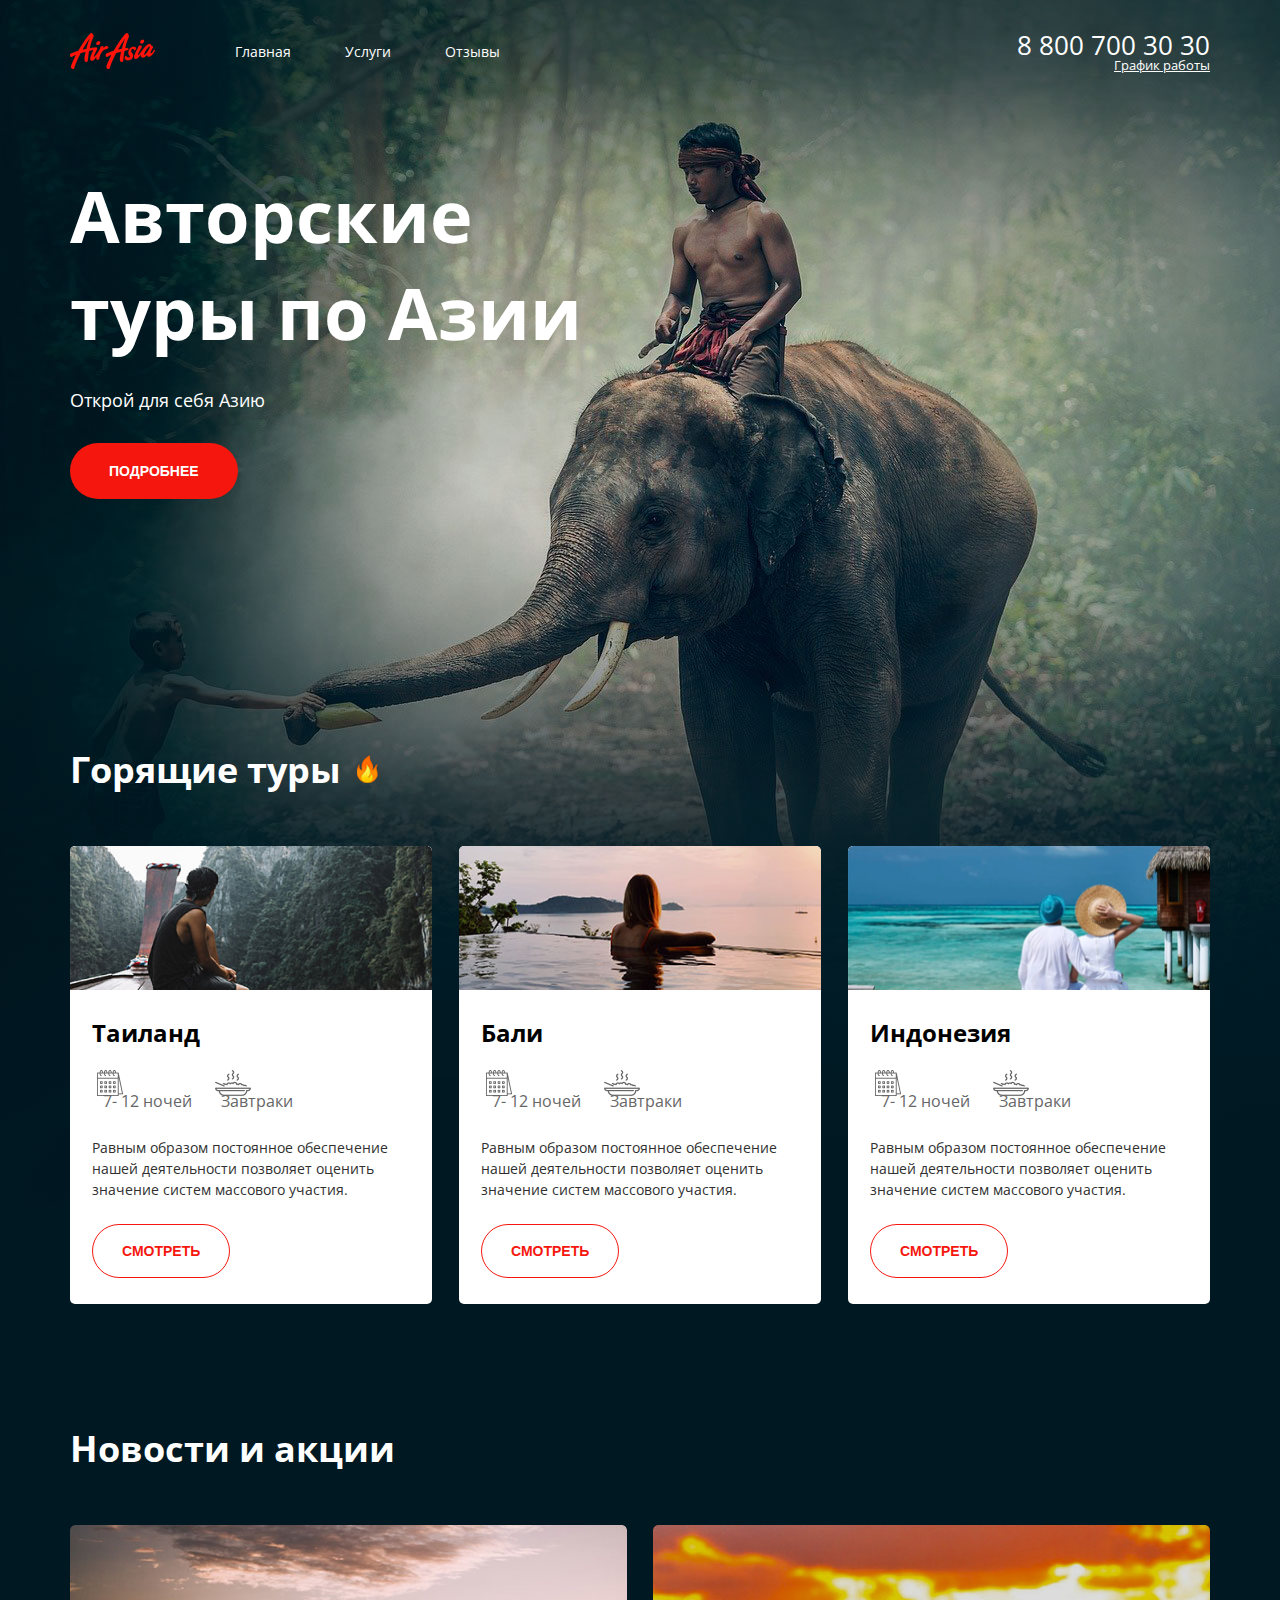
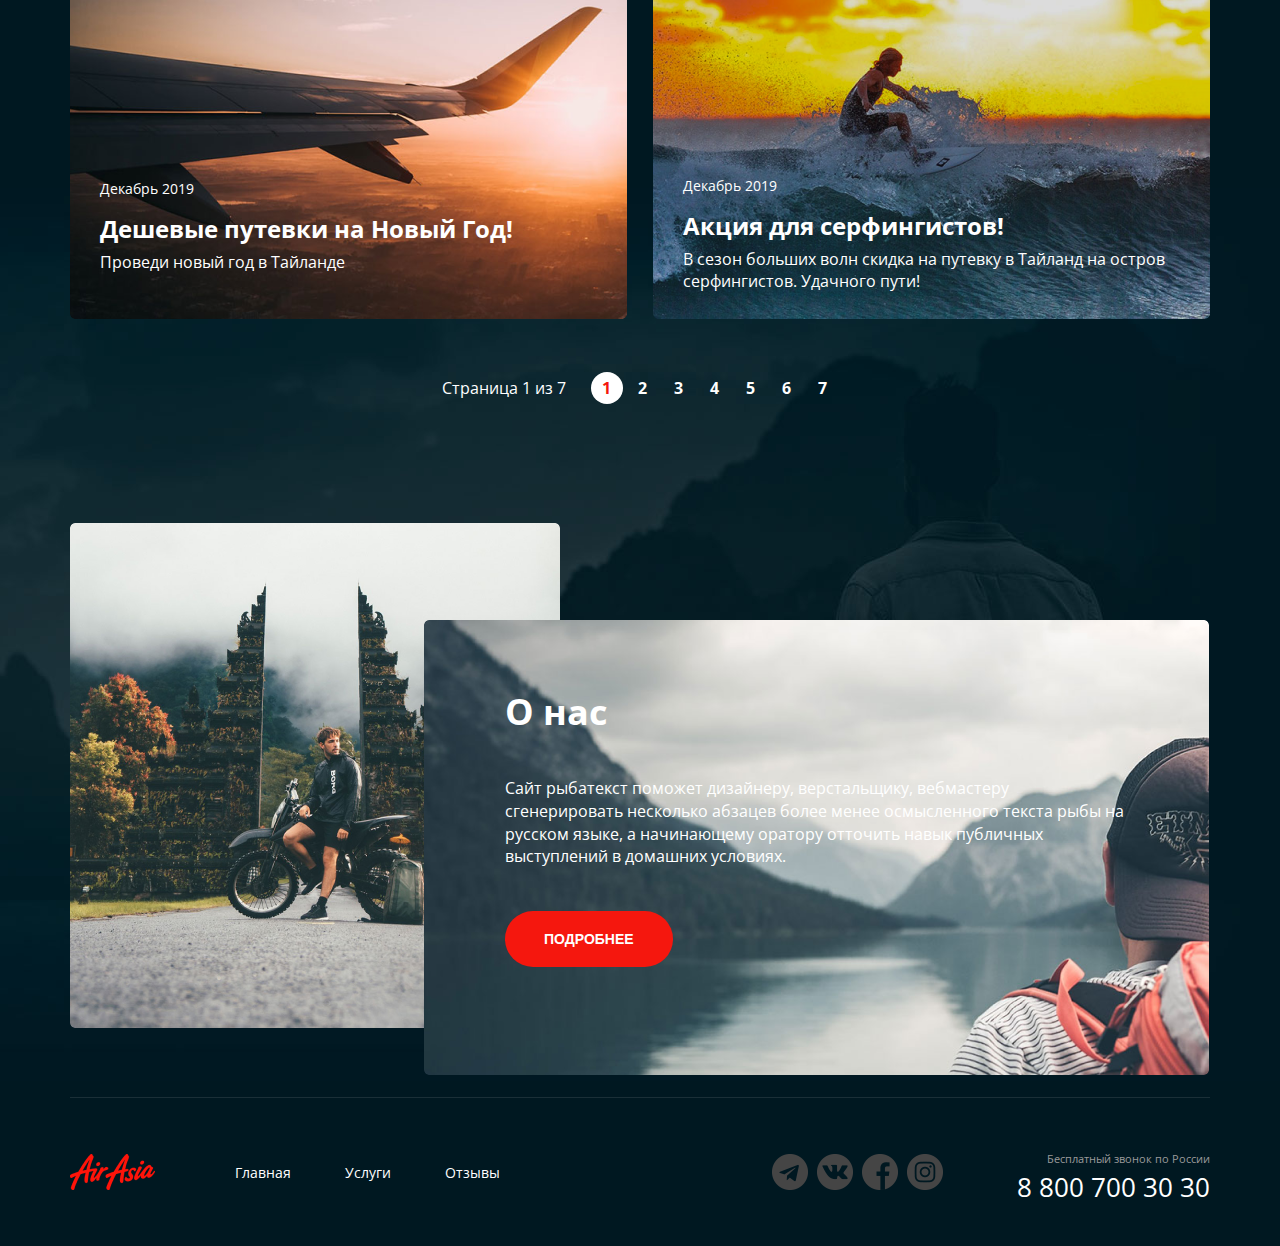
<file: index.html>
<!DOCTYPE html>
<html lang="ru">
<head>
	<meta charset="UTF-8">
	<meta name="viewport" content="width=device-width, initial-scale=1.0">
	<link rel="preconnect" href="https://fonts.googleapis.com">
	<link rel="preconnect" href="https://fonts.gstatic.com" crossorigin>
	<link href="https://fonts.googleapis.com/css2?family=Open+Sans:wght@300;400;500;600;700&display=swap" rel="stylesheet">
	<link rel="stylesheet" href="./style.css">
	<title>Главная</title>
</head>
<body>
	<div class="wrapper main-page-wrapper">
		<section class="hero">
			<div class="container hero__container">
				<header class="header">
					<div class="header__col">
						<div class="logo">
							<a href="#" class="logo__link">
								<img src="./img/logo.png" alt="Иконка логотипа" class="logo__icon">
							</a>
						</div>
						<nav class="menu">
							<ul class="menu__list">
								<li class="menu__item">
									<a href="#" class="menu__link">Главная</a>
								</li>
								<li class="menu__item">
									<a href="#" class="menu__link">Услуги</a>
								</li>
								<li class="menu__item">
									<a href="#" class="menu__link">Отзывы</a>
								</li>
							</ul>
						</nav>
					</div>
					<div class="header__col header__col--align-right">
						<address class="contacts">
							<a href="tel:+78007003030" class="contacts__tel">8 800 700 30 30</a>
							<!-- <span class="contacts__graph">График работы</span> -->
							<div class="contacts__dropdown-title">График работы</div>
						</address>
					</div>
				</header>
				<div class="hero__content">
					<div class="hero__text-section">
						<h1 class="hero__title">
							Авторские туры по Азии
						</h1>
						<h4 class="hero__subtitle">
							Открой для себя Азию
						</h4>
					</div>
					<div class="hero__button">
						<button class="button button--color--red">Подробнее</button>
					</div>
				</div>
			</div>
		</section>

		<main class="main">
			
			<section class="section">
				<div class="container">
					<div class="products">
						<h2 class="products__header">
							Горящие туры
						</h2>
						<img src="./img/flame.png" alt="Иконка огонек" class="products__icon">
					</div>
					<ul class="products__list">
						<li class="products__item product">
							<div class="product__image">
								<img src="./img/river.png" alt="Тайланд" class="products__image-img">
							</div>
							<div class="product__content">
								<h3 class="product__subtitle">
									Таиланд
								</h3>
								<div class="product__conditions">
									<div class="product__conditions-block">
										<img src="./img/calendar.png" alt="Иконка календаря" class="product__conditions-icon">
										<div class="product__conditions-text">7- 12 ночей</div>
									</div>
									<div class="product__conditions-block">
										<img src="./img/meal.png" alt="Иконка еды" class="product__conditions-icon">
										<div class="product__conditions-text">Завтраки</div>
									</div>
								</div>
								<p class="product__text">
									Равным образом постоянное обеспечение нашей деятельности позволяет оценить значение систем массового участия.
								</p>
								<div class="product__button">
									<button class="button button--border">Смотреть</button>
								</div>
							</div>
						</li>
						<li class="products__item product">
							<div class="product__image">
								<img src="./img/pool.png" alt="Бали" class="product__image-img">
							</div>
							<div class="product__content">
								<h3 class="product__subtitle">
									Бали
								</h3>
								<div class="product__conditions">
									<div class="product__conditions-block">
										<img src="./img/calendar.png" alt="Иконка календаря" class="product__conditions-icon">
										<div class="product__conditions-text">7- 12 ночей</div>
									</div>
									<div class="product__conditions-block">
										<img src="./img/meal.png" alt="Иконка еды" class="product__conditions-icon">
										<div class="product__conditions-text">Завтраки</div>
									</div>
								</div>
								<p class="product__text">
									Равным образом постоянное обеспечение нашей деятельности позволяет оценить значение систем массового участия.
								</p>
								<div class="product__button">
									<button class="button button--border">Смотреть</button>
								</div>
							</div>
						</li>
						<li class="products__item product">
							<div class="product__image">
								<img src="./img/ocean.png" alt="Индонезия" class="product__image-img">
							</div>
							<div class="product__content">
								<h3 class="product__subtitle">
									Индонезия
								</h3>
								<div class="product__conditions">
									<div class="product__conditions-block">
										<img src="./img/calendar.png" alt="Иконка календаря" class="product__conditions-icon">
										<div class="product__conditions-text">7- 12 ночей</div>
									</div>
									<div class="product__conditions-block">
										<img src="./img/meal.png" alt="Иконка еды" class="product__conditions-icon">
										<div class="product__conditions-text">Завтраки</div>
									</div>
								</div>
								<p class="product__text">
									Равным образом постоянное обеспечение нашей деятельности позволяет оценить значение систем массового участия.
								</p>
								<div class="product__button">
									<button class="button button--border">Смотреть</button>
								</div>
							</div>
						</li>
					</ul>
				</div>
			</section>

			<section class="section">
				<div class="container">
					<h2 class="news">
					Новости и акции
					</h2>
					<ul class="news__list">
						<li class="news__item single-news">
							<img src="./img/plain.png" alt="Картинка с самолетом" class="single-news__bg">
							<div class="single-news__content">
								<time class="single-news__date">
									<span class="single-news__date-month">Декабрь</span> <span class="single-news__date-year">2019</span>
								</time>
								<h3 class="single-news__subtitle">
									Дешевые путевки на Новый Год!
								</h3>
								<p class="single-news__info">
									Проведи новый год в Тайланде
								</p>
							</div>
						</li>
						<li class="news__item single-news">
							<img src="./img/Surfer.png" alt="Картинка с серфингистом" class="single-news__bg">
							<div class="single-news__content">
								<time class="single-news__date">
									<span class="single-news__date-month">Декабрь</span> <span class="single-news__date-year">2019</span>
								</time>
								<h3 class="single-news__subtitle">
									Акция для серфингистов!
								</h3>
								<p class="single-news__info">
									В сезон больших волн скидка на путевку в Тайланд на остров серфингистов. Удачного пути!
								</p>
							</div>
						</li>
					</ul>

					<div class="news__pagination">
						<div class="pagination">
							<div class="pagination__display">
							Страница <span class="pagination__display-current">1</span> из <span class="pagination__display-all">7</span>
							</div>
							<ul class="pagination__list">
								<li class="pagination__item pagination__item--active">
									<a href="#" class="pagination__link">1</a>
								</li>
								<li class="pagination__item">
									<a href="#" class="pagination__link">2</a>
								</li>
								<li class="pagination__item">
									<a href="#" class="pagination__link">3</a>
								</li>
								<li class="pagination__item">
									<a href="#" class="pagination__link">4</a>
								</li>
								<li class="pagination__item">
									<a href="#" class="pagination__link">5</a>
								</li>
								<li class="pagination__item">
									<a href="#" class="pagination__link">6</a>
								</li>
								<li class="pagination__item">
									<a href="#" class="pagination__link">7</a>
								</li>
							</ul>
						</div>
					</div>

				</div>
			</section>

			<section class="section">
				<div class="container section__about">
					<div class="about">
						<div class="about__content">
							<h2 class="about__title">
								О нас
							</h2>
							<div class="about__content-text">
								<p>
								Сайт рыбатекст поможет дизайнеру, верстальщику, вебмастеру сгенерировать несколько абзацев более менее осмысленного
								текста рыбы на русском языке, а начинающему оратору отточить навык публичных выступлений в домашних условиях.
								</p>
							</div>
							<div class="about__button">
								<button class="button button--color--red">Подробнее</button>
							</div>
						</div>
					</div>
				</div>
			</section>
		</main>

		<footer class="footer-container">
			<div class="container footer-container__content">
				<div class="footer footer-container__section">
					<div class="footer__col">
						<div class="logo">
							<a href="#" class="logo__link">
								<img src="./img/logo.png" alt="Иконка логотипа" class="logo__icon">
							</a>
						</div>
						<nav class="menu">
							<ul class="menu__list">
								<li class="menu__item">
									<a href="#" class="menu__link">Главная</a>
								</li>
								<li class="menu__item">
									<a href="#" class="menu__link">Услуги</a>
								</li>
								<li class="menu__item">
									<a href="#" class="menu__link">Отзывы</a>
								</li>
							</ul>
						</nav>
					</div>
					<div class="footer__col footer__col--align-right">
						<div class="socials">
							<ul class="socials__list">
								<li class="socials__item socials__item--icon--tg">
									<a href="#" class="socials__link"></a>
								</li>
								<li class="socials__item socials__item--icon--vk">
									<a href="#" class="socials__link"></a>
								</li>
								<li class="socials__item socials__item--icon--fb">
									<a href="#" class="socials__link"></a>
								</li>
								<li class="socials__item socials__item--icon--insta">
									<a href="#" class="socials__link"></a>
								</li>
							</ul>
						</div>
						<address class="contacts">
							<span class="contacts__info">Бесплатный звонок по России</span>
							<a href="tel:+78007003030" class="contacts__tel">8 800 700 30 30</a>
						</address>
					</div>
				</div>
			</div>
		</footer>

	</div>
</body>
</html>
</file>
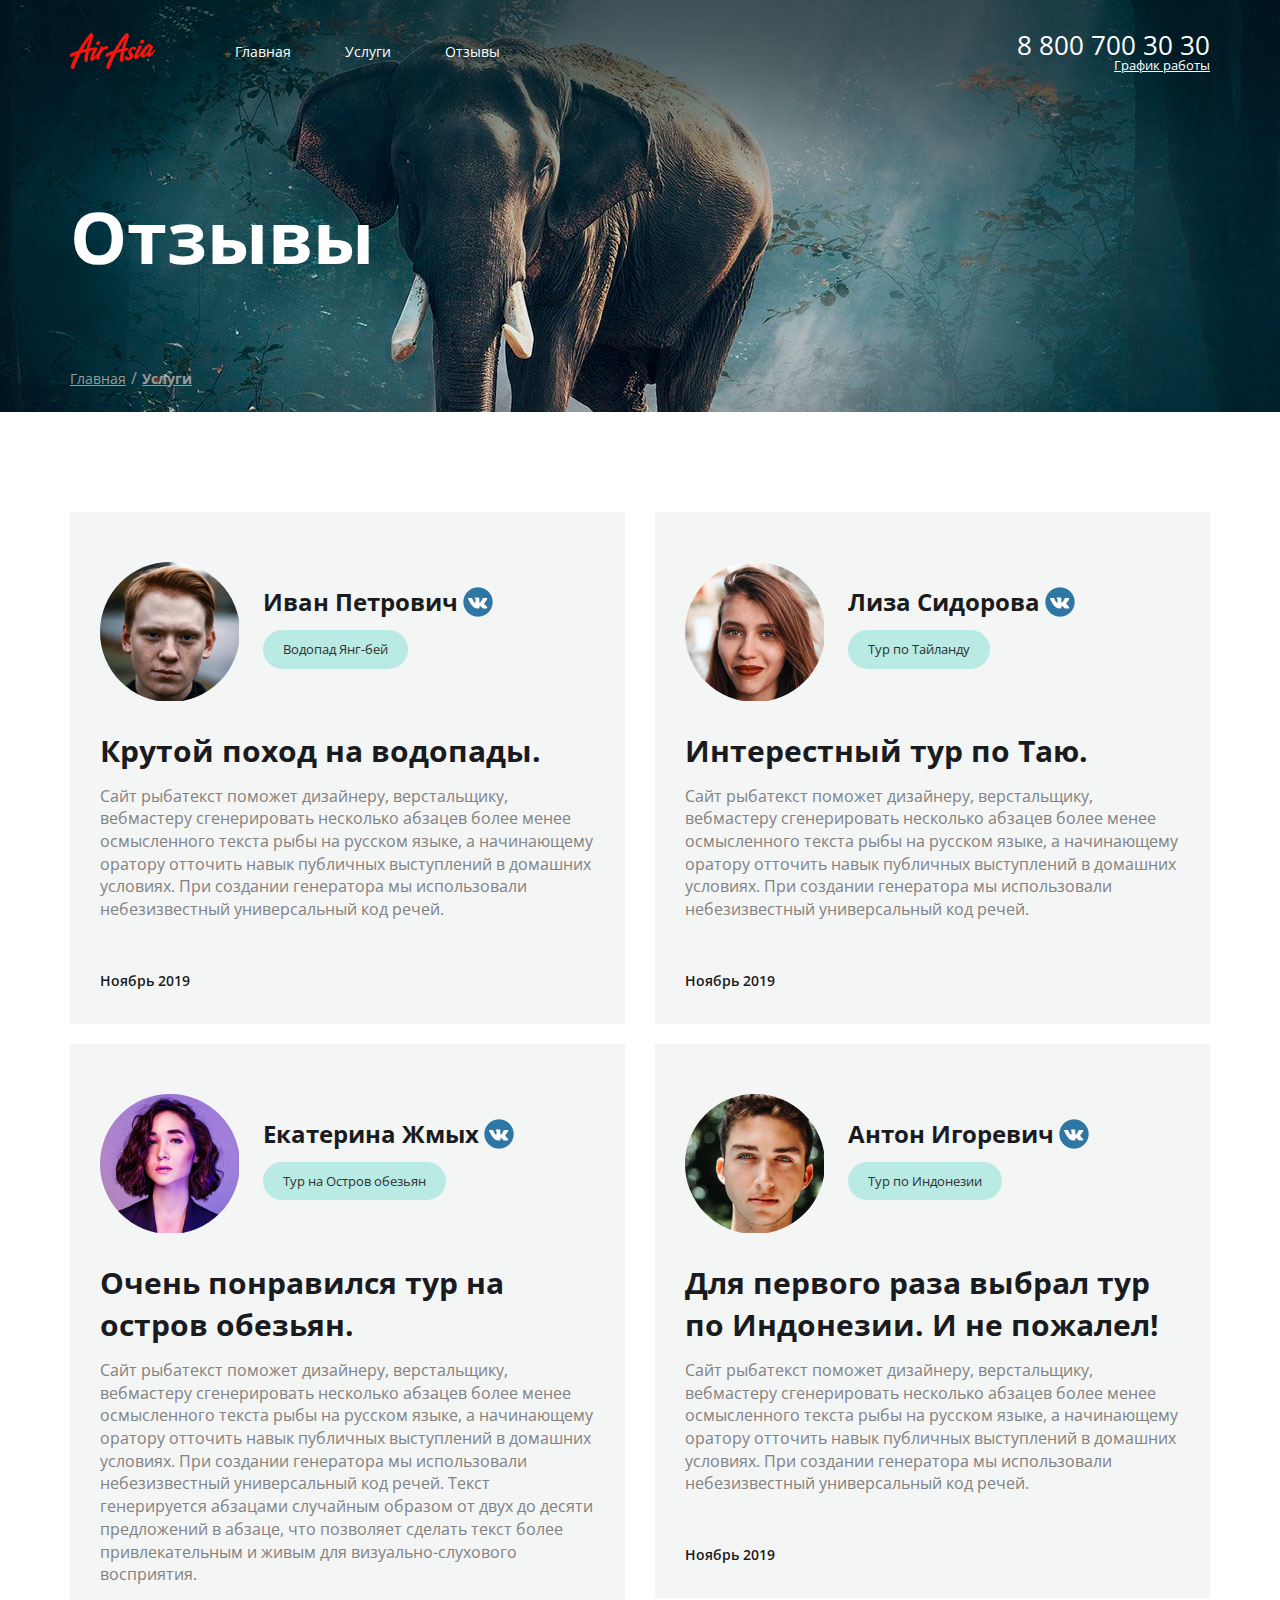
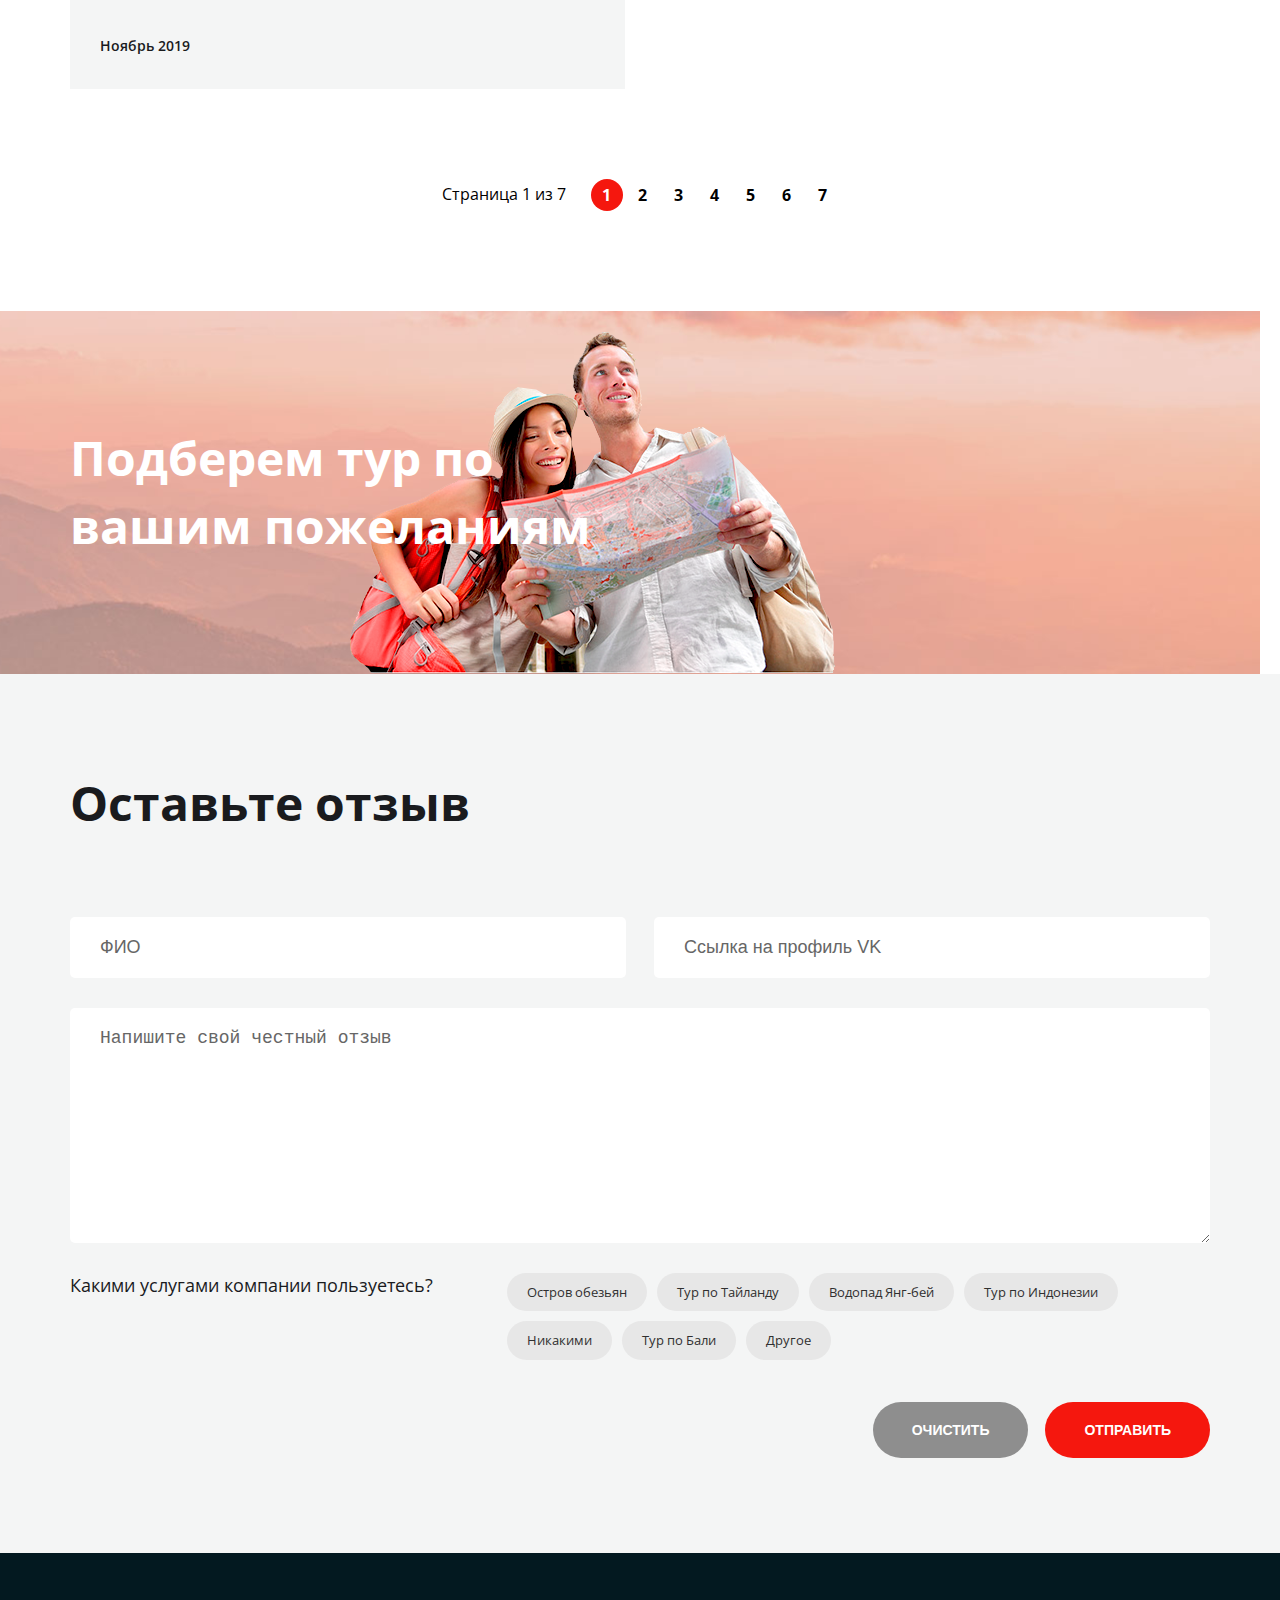
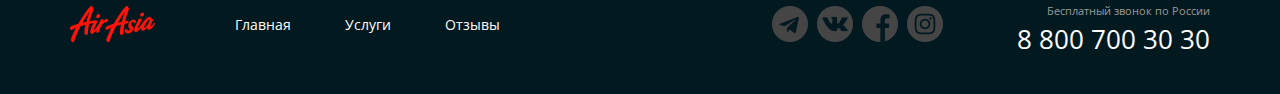
<file: reviews.html>
<!DOCTYPE html>
<html lang="ru">
<head>
	<meta charset="UTF-8">
	<meta name="viewport" content="width=device-width, initial-scale=1.0">
	<link rel="preconnect" href="https://fonts.googleapis.com">
	<link rel="preconnect" href="https://fonts.gstatic.com" crossorigin>
	<link href="https://fonts.googleapis.com/css2?family=Open+Sans:wght@300;400;500;600;700&display=swap" rel="stylesheet">
	<link rel="stylesheet" href="./style.css">
	<title>Отзывы</title>
</head>
	
<body>
	<div class="wrapper">
		<section class="top-line">
			<div class="container top-line__container">
				<header class="header">
					<div class="header__col">
						<div class="logo">
							<a href="#" class="logo__link">
								<img src="./img/logo.png" alt="Иконка логотипа" class="logo__icon">
							</a>
						</div>
						<nav class="menu">
							<ul class="menu__list">
								<li class="menu__item">
									<a href="#" class="menu__link">Главная</a>
								</li>
								<li class="menu__item">
									<a href="#" class="menu__link">Услуги</a>
								</li>
								<li class="menu__item">
									<a href="#" class="menu__link">Отзывы</a>
								</li>
							</ul>
						</nav>
					</div>
					<div class="header__col header__col--align-right">
						<address class="contacts">
							<a href="tel:+78007003030" class="contacts__tel">8 800 700 30 30</a>
							<!-- <span class="contacts__graph">График работы</span> -->
							<div class="contacts__dropdown-title">График работы</div>
						</address>
					</div>
				</header>
				<h1 class="page-title">Отзывы</h1>
				<nav class="breadcrumbs">
					<ul class="breadcrumbs__list">
						<li class="breadcrumbs__item">
							<a href="" class="breadcrumbs__link">Главная</a>
						</li>
						<li class="breadcrumbs__item breadcrumbs__item--active">
							<a href="" class="breadcrumbs__link">Услуги</a>
						</li>
					</ul>
				</nav>
			</div>
		</section>
		<main class="page-content">
			<div class="container">
				<ul class="reviews">
					<li class="reviews__item review">
						<div class="review__header">
							<div class="review__photo">
								<div class="avatar">
									<img src="./img/Ivan.png" alt="user" class="avatar__img">
								</div>
							</div>
							<div class="review__userdata">
								<a href="#" class="review__user">Иван Петрович</a>
								<ul class="review__tags">
									<li class="review__tag-item tag tag--bg--green">
										Водопад Янг-бей
									</li>
								</ul>
							</div>
						</div>
						<div class="review__content">
							<h3 class="review__title">
								Крутой поход на водопады.
							</h3>
							<div class="review__content-text">
								<p>Сайт рыбатекст поможет дизайнеру, верстальщику, вебмастеру сгенерировать несколько абзацев более менее осмысленного текста рыбы на русском языке, а начинающему оратору отточить навык публичных выступлений в домашних условиях. При создании генератора мы использовали небезизвестный универсальный код речей.</p>
							</div>
							<time class="review__date">Ноябрь 2019</time>
						</div>
					</li>
					<li class="reviews__item review">
						<div class="review__header">
							<div class="review__photo">
								<div class="avatar">
									<img src="./img/Kate.png" alt="user" class="avatar__img">
								</div>
							</div>
							<div class="review__userdata">
								<a href="#" class="review__user">Екатерина Жмых</a>
								<ul class="review__tags">
									<li class="review__tag-item tag tag--bg--green">
										Тур на Остров обезьян
									</li>
								</ul>
							</div>
						</div>
						<div class="review__content">
							<h3 class="review__title">
								Очень понравился тур на остров обезьян.
							</h3>
							<div class="review__content-text">
								<p>Сайт рыбатекст поможет дизайнеру, верстальщику, вебмастеру сгенерировать несколько абзацев более менее осмысленного
								текста рыбы на русском языке, а начинающему оратору отточить навык публичных выступлений в домашних условиях. При
								создании генератора мы использовали небезизвестный универсальный код речей. Текст генерируется абзацами случайным
								образом от двух до десяти предложений в абзаце, что позволяет сделать текст более привлекательным и живым для
								визуально-слухового восприятия.</p>
							</div>
							<time class="review__date">Ноябрь 2019</time>
						</div>
					</li>
					<li class="reviews__item review">
						<div class="review__header">
							<div class="review__photo">
								<div class="avatar">
									<img src="./img/Liza.png" alt="user" class="avatar__img">
								</div>
							</div>
							<div class="review__userdata">
								<a href="#" class="review__user">Лиза Сидорова</a>
								<ul class="review__tags">
									<li class="review__tag-item tag tag--bg--green">
										Тур по Тайланду
									</li>
								</ul>
							</div>
						</div>
						<div class="review__content">
							<h3 class="review__title">
								Интерестный тур по Таю.
							</h3>
							<div class="review__content-text">
								<p>Сайт рыбатекст поможет дизайнеру, верстальщику, вебмастеру сгенерировать несколько абзацев более менее осмысленного текста рыбы на русском языке, а начинающему оратору отточить навык публичных выступлений в домашних условиях. При создании генератора мы использовали небезизвестный универсальный код речей.</p>
							</div>
							<time class="review__date">Ноябрь 2019</time>
						</div>
					</li>
					<li class="reviews__item review">
						<div class="review__header">
							<div class="review__photo">
								<div class="avatar">
									<img src="./img/Anton.png" alt="user" class="avatar__img">
								</div>
							</div>
							<div class="review__userdata">
								<a href="#" class="review__user">Антон Игоревич</a>
								<ul class="review__tags">
									<li class="review__tag-item tag tag--bg--green">
										Тур по Индонезии
									</li>
								</ul>
							</div>
						</div>
						<div class="review__content">
							<h3 class="review__title">
								Для первого раза выбрал тур по Индонезии. И не пожалел!
							</h3>
							<div class="review__content-text">
								<p>Сайт рыбатекст поможет дизайнеру, верстальщику, вебмастеру сгенерировать несколько абзацев более менее осмысленного текста рыбы на русском языке, а начинающему оратору отточить навык публичных выступлений в домашних условиях. При создании генератора мы использовали небезизвестный универсальный код речей.</p>
							</div>
							<time class="review__date">Ноябрь 2019</time>
						</div>
					</li>
				</ul>
				<div class="pagination pagination--theme--red">
					<div class="pagination__display">
						Страница <span class="pagination__display-current">1</span> из <span class="pagination__display-all">7</span>
					</div>
					<ul class="pagination__list">
						<li class="pagination__item pagination__item--active">
							<a href="#" class="pagination__link">1</a>
						</li>
						<li class="pagination__item">
							<a href="#" class="pagination__link">2</a>
						</li>
						<li class="pagination__item">
							<a href="#" class="pagination__link">3</a>
						</li>
						<li class="pagination__item">
							<a href="#" class="pagination__link">4</a>
						</li>
						<li class="pagination__item">
							<a href="#" class="pagination__link">5</a>
						</li>
						<li class="pagination__item">
							<a href="#" class="pagination__link">6</a>
						</li>
						<li class="pagination__item">
							<a href="#" class="pagination__link">7</a>
						</li>
					</ul>
				</div>
			</div>
		</main>
		<section class="separator">
			<div class="container">
				<div class="separator__content">
					<h2 class="separator__title">
						Подберем тур по вашим пожеланиям
					</h2>
				</div>
			</div>
		</section>
		<section class="inner-section inner-section--bg--grey">
			<div class="container">
				<h2 class="inner-section__title">
					Оставьте отзыв
				</h2>
				<form class="form">
					<div class="form__row">
						<input type="text" placeholder="ФИО" class="form__input">
						<input type="text" placeholder="Ссылка на профиль VK" class="form__input">
					</div>
					<div class="form__row">
						<textarea placeholder="Напишите свой честный отзыв" class="form__input form__input--textarea"></textarea>
					</div>
					<div class="form__controls">
						<div class="form__controls-title">
							Какими услугами компании пользуетесь?
						</div>
						<ul class="controls">
							<li class="controls__item">
								<label class="controls__elem">
									<input type="checkbox" class="controls__checkbox">
									<div class="tag controls__tag">
										Остров обезьян
									</div>
								</label>
							</li>
							<li class="controls__item">
								<label class="controls__elem">
									<input type="checkbox" class="controls__checkbox">
									<div class="tag controls__tag">
										Тур по Тайланду
									</div>
								</label>
							</li>
							<li class="controls__item">
								<label class="controls__elem">
									<input type="checkbox" class="controls__checkbox">
									<div class="tag controls__tag">
										Водопад Янг-бей
									</div>
								</label>
							</li>
							<li class="controls__item">
								<label class="controls__elem">
									<input type="checkbox" class="controls__checkbox">
									<div class="tag controls__tag">
										Тур по Индонезии
									</div>
								</label>
							</li>
							<li class="controls__item">
								<label class="controls__elem">
									<input type="checkbox" class="controls__checkbox">
									<div class="tag controls__tag">
										Никакими
									</div>
								</label>
							</li>
							<li class="controls__item">
								<label class="controls__elem">
									<input type="checkbox" class="controls__checkbox">
									<div class="tag controls__tag">
										Тур по Бали
									</div>
								</label>
							</li>
							<li class="controls__item">
								<label class="controls__elem">
									<input type="checkbox" class="controls__checkbox">
									<div class="tag controls__tag">
										Другое
									</div>
								</label>
							</li>
						</ul>
					</div>
					<div class="form__buttons">
						<button type="reset" class="button form__button button--color--grey">Очистить</button>
						<button type="submit" class="button form__button button--color--red">Отправить</button>
					</div>
				</form>
			</div>
		</section>
		<footer class="inner-footer">
			<div class="container inner-footer__container">
				<div class="footer">
					<div class="footer__col">
						<div class="logo">
							<a href="#" class="logo__link">
								<img src="./img/logo.png" alt="Иконка логотипа" class="logo__icon">
							</a>
						</div>
						<nav class="menu">
							<ul class="menu__list">
								<li class="menu__item">
									<a href="#" class="menu__link">Главная</a>
								</li>
								<li class="menu__item">
									<a href="#" class="menu__link">Услуги</a>
								</li>
								<li class="menu__item">
									<a href="#" class="menu__link">Отзывы</a>
								</li>
							</ul>
						</nav>
					</div>
					<div class="footer__col footer__col--align-right">
						<div class="socials">
							<ul class="socials__list">
								<li class="socials__item socials__item--icon--tg">
									<a href="#" class="socials__link"></a>
								</li>
								<li class="socials__item socials__item--icon--vk">
									<a href="#" class="socials__link"></a>
								</li>
								<li class="socials__item socials__item--icon--fb">
									<a href="#" class="socials__link"></a>
								</li>
								<li class="socials__item socials__item--icon--insta">
									<a href="#" class="socials__link"></a>
								</li>
							</ul>
						</div>
						<address class="contacts">
							<span class="contacts__info">Бесплатный звонок по России</span>
							<a href="tel:+78007003030" class="contacts__tel">8 800 700 30 30</a>
						</address>
					</div>
				</div>
			</div>
		</footer>
	</div>
</body>
</html>
</file>
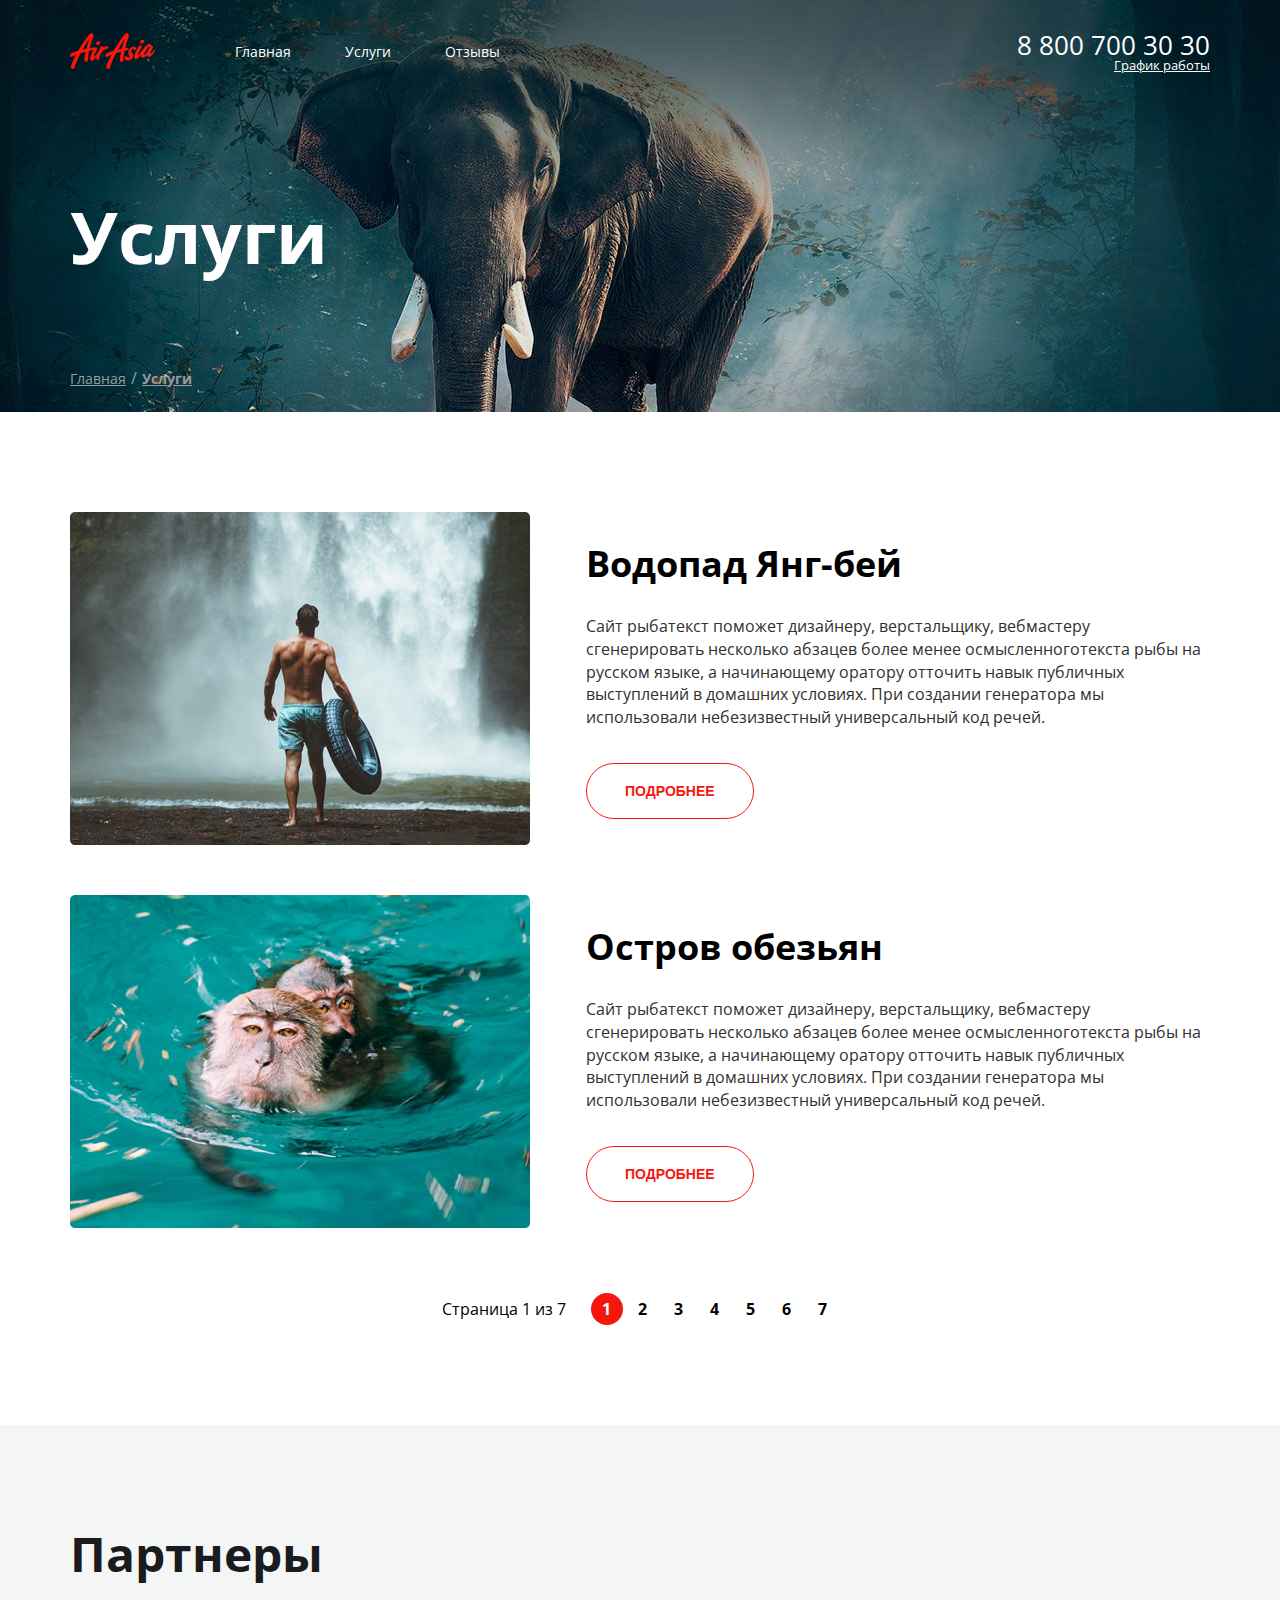
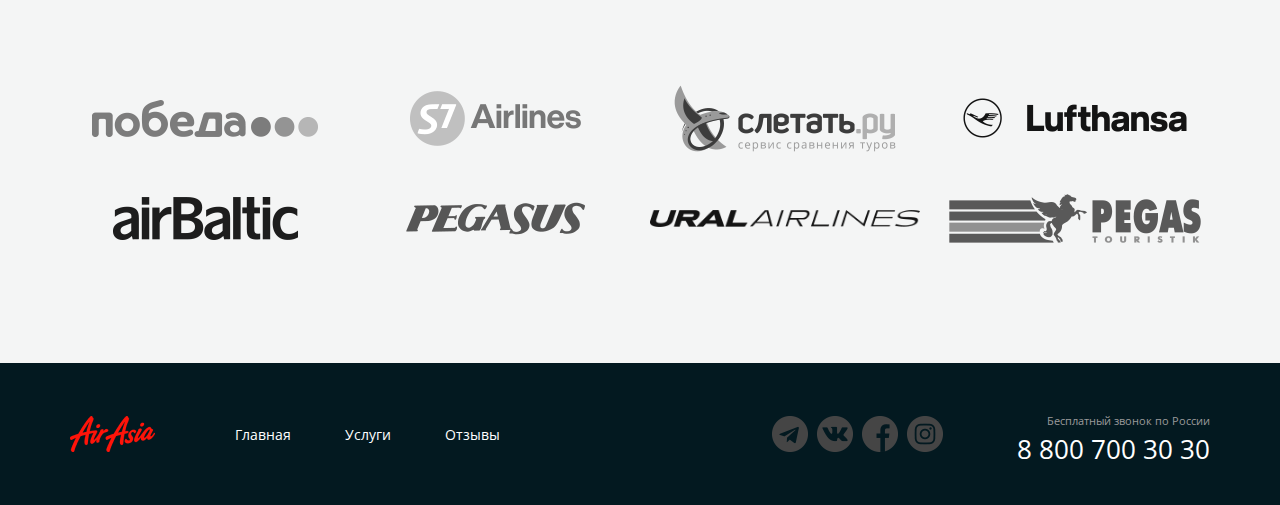
<file: services.html>
<!DOCTYPE html>
<html lang="ru">
<head>
	<meta charset="UTF-8">
	<meta name="viewport" content="width=device-width, initial-scale=1.0">
	<link rel="preconnect" href="https://fonts.googleapis.com">
	<link rel="preconnect" href="https://fonts.gstatic.com" crossorigin>
	<link href="https://fonts.googleapis.com/css2?family=Open+Sans:wght@300;400;500;600;700&display=swap" rel="stylesheet">
	<link rel="stylesheet" href="./style.css">
	<title>Услуги</title>
</head>
	
<body>
	<div class="wrapper">
		<section class="top-line">
			<div class="container top-line__container">
				<header class="header">
					<div class="header__col">
						<div class="logo">
							<a href="#" class="logo__link">
								<img src="./img/logo.png" alt="Иконка логотипа" class="logo__icon">
							</a>
						</div>
						<nav class="menu">
							<ul class="menu__list">
								<li class="menu__item">
									<a href="#" class="menu__link">Главная</a>
								</li>
								<li class="menu__item">
									<a href="#" class="menu__link">Услуги</a>
								</li>
								<li class="menu__item">
									<a href="#" class="menu__link">Отзывы</a>
								</li>
							</ul>
						</nav>
					</div>
					<div class="header__col header__col--align-right">
						<address class="contacts">
							<a href="tel:+78007003030" class="contacts__tel">8 800 700 30 30</a>
							<!-- <span class="contacts__graph">График работы</span> -->
							<div class="contacts__dropdown-title">График работы</div>
						</address>
					</div>
				</header>
				<h1 class="page-title">Услуги</h1>
				<nav class="breadcrumbs">
					<ul class="breadcrumbs__list">
						<li class="breadcrumbs__item">
							<a href="" class="breadcrumbs__link">Главная</a>
						</li>
						<li class="breadcrumbs__item breadcrumbs__item--active">
							<a href="" class="breadcrumbs__link">Услуги</a>
						</li>
					</ul>
				</nav>
			</div>
		</section>
		<main class="page-content">
			<div class="container">
				<ul class="services">
					<li class="services__item service">
						<div class="service__img">
							<img src="./img/waterfall.png" class="service__img-elem" alt="waterfall">
						</div>
						<div class="service__content">
							<h2 class="service__title">
								Водопад Янг-бей
							</h2>
							<div class="service__desc">
								<p>
									Сайт рыбатекст поможет дизайнеру, верстальщику, вебмастеру сгенерировать несколько абзацев более менее осмысленноготекста рыбы на русском языке, а начинающему оратору отточить навык публичных выступлений в домашних условиях. При создании генератора мы использовали небезизвестный универсальный код речей.
								</p>
							</div>
							<div class="service__button">
									<button href="#" class="button button--big--border">Подробнее</button>
							</div>
						</div>
					</li>
					<li class="services__item service">
						<div class="service__img">
							<img src="./img/monkeys.png" class="service__img-elem" alt="waterfall">
						</div>
						<div class="service__content">
							<h2 class="service__title">
								Остров обезьян
							</h2>
							<div class="service__desc">
								<p>
									Сайт рыбатекст поможет дизайнеру, верстальщику, вебмастеру сгенерировать несколько абзацев более менее
									осмысленноготекста рыбы на русском языке, а начинающему оратору отточить навык публичных выступлений в домашних
									условиях. При создании генератора мы использовали небезизвестный универсальный код речей.
								</p>
							</div>
							<div class="service__button">
								<button href="#" class="button button--big--border">Подробнее</button>
							</div>
						</div>
					</li>
				</ul>
				<div class="pagination pagination--theme--red">
					<div class="pagination__display">
						Страница <span class="pagination__display-current">1</span> из <span class="pagination__display-all">7</span>
					</div>
					<ul class="pagination__list">
						<li class="pagination__item pagination__item--active">
							<a href="#" class="pagination__link">1</a>
						</li>
						<li class="pagination__item">
							<a href="#" class="pagination__link">2</a>
						</li>
						<li class="pagination__item">
							<a href="#" class="pagination__link">3</a>
						</li>
						<li class="pagination__item">
							<a href="#" class="pagination__link">4</a>
						</li>
						<li class="pagination__item">
							<a href="#" class="pagination__link">5</a>
						</li>
						<li class="pagination__item">
							<a href="#" class="pagination__link">6</a>
						</li>
						<li class="pagination__item">
							<a href="#" class="pagination__link">7</a>
						</li>
					</ul>
				</div>
			</div>
		</main>
		<section class="inner-section inner-section--bg--grey">
			<div class="container">
				<h2 class="inner-section__title">
					Партнеры
				</h2>
				<ul class="partners">
					<li class="partners__item">
						<a href="#" class="partners__link">
							<img src="./img/pobeda.png" alt="pobeda logo">
						</a>
					</li>
					<li class="partners__item">
						<a href="#" class="partners__link">
							<img src="./img/s7.png" alt="s7 logo">
						</a>
					</li>
					<li class="partners__item">
						<a href="#" class="partners__link">
							<img src="./img/lets-fly.png" alt="lets fly logo">
						</a>
					</li>
					<li class="partners__item">
						<a href="#" class="partners__link">
							<img src="./img/lufthansa.png" alt="lufthansa logo">
						</a>
					</li>
					<li class="partners__item">
						<a href="#" class="partners__link">
							<img src="./img/airbaltic.png" alt="airbaltic logo">
						</a>
					</li>
					<li class="partners__item">
						<a href="#" class="partners__link">
							<img src="./img/pegasus.png" alt="pegasus logo">
						</a>
					</li>
					<li class="partners__item">
						<a href="#" class="partners__link">
							<img src="./img/ural.png" alt="uralairlines logo">
						</a>
					</li>
					<li class="partners__item">
						<a href="#" class="partners__link">
							<img src="./img/pegas.png" alt="pegas logo">
						</a>
					</li>
				</ul>
			</div>
		</section>
		<footer class="inner-footer">
			<div class="container inner-footer__container">
				<div class="footer">
					<div class="footer__col">
						<div class="logo">
							<a href="#" class="logo__link">
								<img src="./img/logo.png" alt="Иконка логотипа" class="logo__icon">
							</a>
						</div>
						<nav class="menu">
							<ul class="menu__list">
								<li class="menu__item">
									<a href="#" class="menu__link">Главная</a>
								</li>
								<li class="menu__item">
									<a href="#" class="menu__link">Услуги</a>
								</li>
								<li class="menu__item">
									<a href="#" class="menu__link">Отзывы</a>
								</li>
							</ul>
						</nav>
					</div>
					<div class="footer__col footer__col--align-right">
						<div class="socials">
							<ul class="socials__list">
								<li class="socials__item socials__item--icon--tg">
									<a href="#" class="socials__link"></a>
								</li>
								<li class="socials__item socials__item--icon--vk">
									<a href="#" class="socials__link"></a>
								</li>
								<li class="socials__item socials__item--icon--fb">
									<a href="#" class="socials__link"></a>
								</li>
								<li class="socials__item socials__item--icon--insta">
									<a href="#" class="socials__link"></a>
								</li>
							</ul>
						</div>
						<address class="contacts">
							<span class="contacts__info">Бесплатный звонок по России</span>
							<a href="tel:+78007003030" class="contacts__tel">8 800 700 30 30</a>
						</address>
					</div>
				</div>
			</div>
		</footer>
	</div>
</body>
</html>
</file>
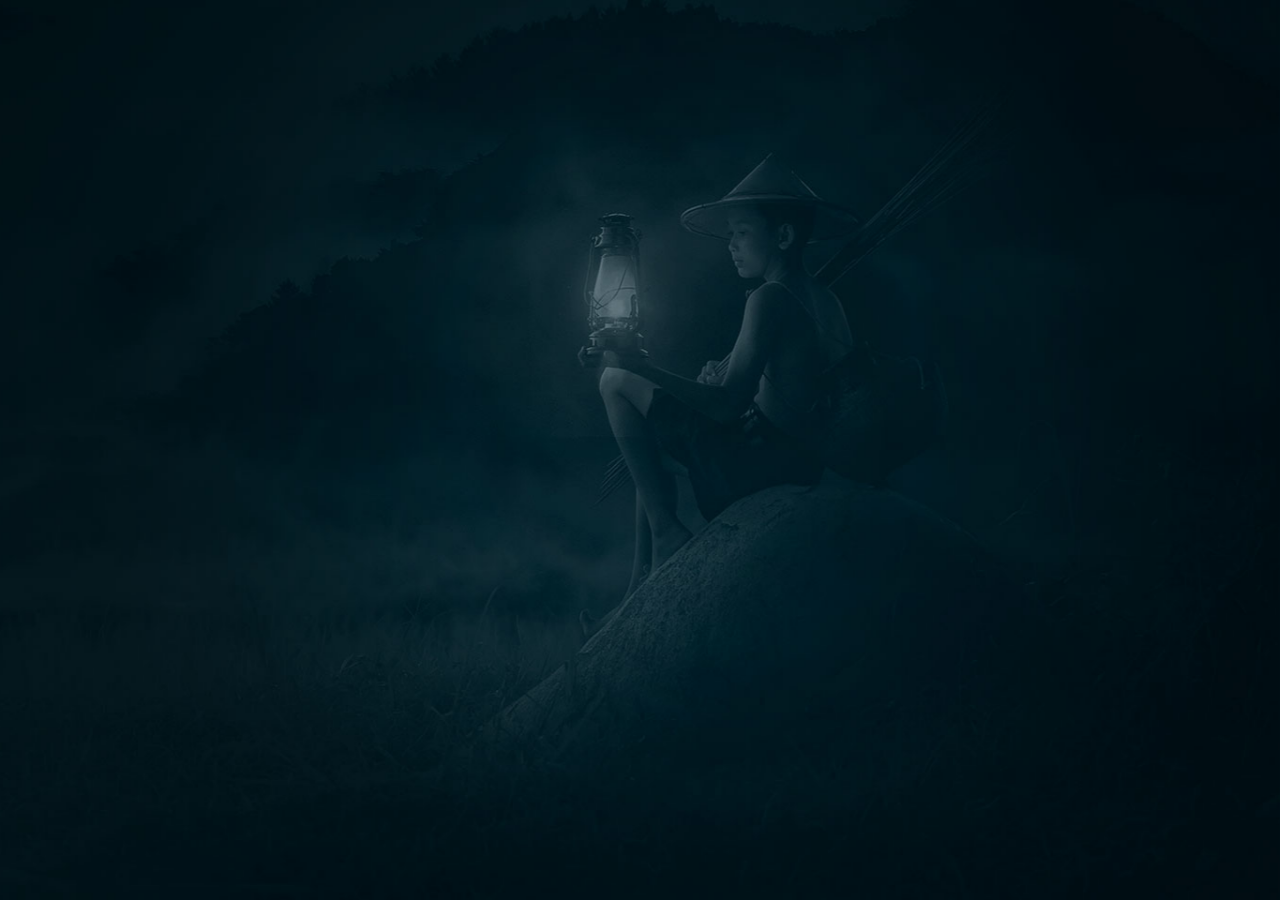
<file: welcome.html>
<!DOCTYPE html>
<html lang="ru">
<head>
	<meta charset="UTF-8">
	<meta name="viewport" content="width=device-width, initial-scale=1.0">
	<link rel="preconnect" href="https://fonts.googleapis.com">
	<link rel="preconnect" href="https://fonts.gstatic.com" crossorigin>
	<link href="https://fonts.googleapis.com/css2?family=Open+Sans:wght@300;400;500;600;700&display=swap" rel="stylesheet">
	<link rel="stylesheet" href="./style.css">
	<title>Приветственная страница</title>
</head>
<body>
	<div class="welcome welcome-img">
		<div class="welcome__container">
			<div class="central central-asia">
				<img src="./img/big-logo.png" alt="AirAsia logo" class="central__logo">
				<div class="central__desc">
					<p>
						Открой для себя Азию
					</p>
				</div>
				<button class="button button--color--red">Войти</button>
			</div>
		</div>
	</div>
</body>
</html>
</file>
<file: style.css>
* {
	box-sizing: border-box;
}

body {
	font-family: 'Open Sans', sans-serif;
	color: #fff;
	font-size: 16px;
	line-height: 1.42;
	margin: 0;
	background: #001821;
	-webkit-font-smoothing: antialiased;
	-moz-osx-font-smoothing: grayscale;

}

body, html {
	height: 100%;
}

p, h1, h2, h3, h4, h5, h6 {
	margin: 0;
	padding: 0;
	font-weight: 400;
}

a {
	text-decoration: none;
	color: inherit;
}

button {
	border: 1px solid transparent;
	background: transparent;
	padding: 0;
	cursor: pointer;
}

address {
	font-style: normal;
}

ul {
	margin: 0;
	padding: 0;
}

ul li {
	list-style: none;
}

img {
	display: block;
	max-width: 100%;
}

.wrapper {
	background: #031920;
	overflow: hidden;
	display: flex;
	flex-direction: column;
	min-height: 100%;
	min-width: 1200px;
}

.main-page-wrapper {
	background: url("./img/bg_hero.png") center top no-repeat, url("./img/bg_about.png") right bottom 165px no-repeat;
}

.container {
	width: 1140px;
	margin: 0 auto;
}

.hero__container {
	display: flex;
	flex-direction: column;
	justify-content: space-between;
	min-height: 500px;
}

.header {
	display: flex;
	justify-content: space-between;
	margin-bottom: 30px;
	align-items: center;
	padding-top: 27px;

}

.header__col {
	display: flex;
	align-items: center;
}

.header__col--align-right {
	justify-content: flex-end;
}

.logo , .menu , .contacts {
	display: block;
}

.logo {
	margin-right: 80px;
	display: block;
}

.menu {
	display: block;
}

.contacts {
	text-align: right;
}

.menu__item {
	display: inline-block;
	vertical-align: middle;
	margin-right: 50px;
}

.menu__item:last-child {
	margin-right: 0;
}

.menu__link {
	font-size: 14px;
}

.menu__link:hover {
	color: #DA0100;
}

.contacts__tel {
	font-size: 26px;
	margin-bottom: -8px;
	display: block;
}

.contacts__dropdown-title {
	font-size: 13px;
	text-decoration: underline;
}

.contacts__info {
	color: #9A9A9A;
	font-size: 11px;
}

.hero {
	margin-bottom: 244px;
}

.hero__content {
	min-height: 333px;
}

.hero__text-section {
	max-width: 53%;
}

.hero__title {
	font-size: 72px;
	font-weight: 700;
	line-height: 1.35;
	margin-bottom: 27px;
}

.hero__subtitle {
	font-size: 18px;
	margin-bottom: 29px;
}

.button {
	display: inline-block;
	font-size: 14px;
	font-weight: 700;
	border-radius: 35px;
	text-transform: uppercase;
	padding: 19px 38px;
}

.button--color--red {
	background-color: #F5170E;
	color: #fff;
}

.button--color--red:hover {
	background-color: #DA0100;
}


.button--border {
	background-color: transparent;
	color: #F5170E;
	border-color: #F5170E;
	padding: 18px 29px;
}

.button--border:hover {
	background-color: #F5170E;
	color: #fff;
}

.button--big--border {
	background-color: transparent;
	color: #F5170E;
	border-color: #F5170E;
	padding: 19px 38px;
}

.button--big--border:hover {
	background-color: #F5170E;
	color: #fff;
}

.button--color--grey {
	background: #8E8E8E;
	color: #fff;
}

.button--color--grey:hover {
	background: #2B2B2B;
	color: #fff;
}

.section {
	margin-bottom: 119px;
}

.section__about {
	margin-bottom: 53px;
}

.products__header {
	display: inline-block;
	font-size: 36px;
	font-weight: 700;
	margin-bottom: 51px;
	margin-right: 12px;
}

.products__icon {
	display: inline-block;
}

.products__list {
	display: flex;
	flex-wrap: wrap;
	justify-content: flex-start;
	gap: 27px;
}

.products__item {
	max-width: 362px;
}

.product {
	display: flex;
	flex-direction: column;
	min-height: 449px;
	border-radius: 5px;
	background-color: #fff;
	color: #000;
	overflow: hidden;
}

.product__image {
	min-height: 144px;
}


.product__content {
	display: flex;
	flex-direction: column;
	flex: 1;
	padding: 26px 16px 26px 22px;
}

.product__subtitle {
	font-size: 24px;
	font-weight: 700;
	margin-bottom: 20px;
}

.product__conditions {
	margin-bottom: 18px;
	display: flex;
	justify-content: flex-start;
	gap: 29px;
	flex-wrap: wrap;
}

.product__conditions-icon {
	position: relative;
	left: 5px;
}

.product__conditions-text {
	color: #666666;
	display: inline-block;
	top: -6px;
	position: relative;
	left: 11px;
}

.product__text {
	font-size: 14px;
	color: #303030;
	line-height: 1.5;
	margin-bottom: 24px;
}

.product__button {
	display: flex;
	justify-content: flex-start;
	margin-top: auto;
}

.news {
	font-size: 36px;
	font-weight: 700;
	margin-bottom: 51px;
}

.news__list {
	margin-bottom: 53px;
	display: flex;
	justify-content: space-between;
	gap: 19px;
}

.news__item {
	height: 394px;
}

.single-news {
	position: relative;
	border-radius: 5px;
	overflow: hidden;
	
}

.single-news__bg {
	display: block;
	width: 100%;
	height: 100%;
	object-fit: cover;
}

.single-news__content {
	position: absolute;
	left: 0;
	right: 0;
	bottom: 26px;
	padding: 0 30px;
	min-height: 116px;
}

.single-news__date {
	display: inline-block;
	font-size: 14px;
	margin-bottom: 13px;
}

.single-news__subtitle {
	font-size: 24px;
	font-weight: 700;
	margin-bottom: 5px;
}

.pagination {
	display: flex;
	justify-content: center;
	align-items: center;
}

.pagination__display {
	margin-right: 25px;
}

.pagination__list {
	display: flex;
	align-items: center;
	gap: 4px;
}

.pagination__item {
	text-align: center;
}

.pagination__item--active .pagination__link {
	background: #fff;
	color: #F5170E;
}

.pagination__link {
	display: inline-block;
	height: 32px;
	width: 32px;
	text-decoration: none;
	background: transparent;
	color: #fff;
	font-size: 16px;
	font-weight: 700;
	border-radius: 50%;
	line-height: 32px;
	transition: .3s;
}

.pagination__link:hover {
	background: #fff;
	color:#F5170E;
}

.pagination--theme--red {
	color: #000;
}

.pagination--theme--red .pagination__item .pagination__link {
	color: #000;
}

.pagination--theme--red .pagination__item--active .pagination__link,
.pagination--theme--red .pagination__link:hover {
	color: #fff;
	background: #F5170E;
}

.about:before, .about__content {
	border-radius: 5px;
}

.about:before {
	display: block;
}

.about {
	display: flex;
	height: 455px;
	width: 785px;
	position: relative;
	border-radius: 5px;
	/* overflow: hidden; */
}

.about:before {
	content: "";
	display: inline-block;
	vertical-align: top;
	width: 490px;
	height: 505px;
	background: url("./img/gates.png") center center / cover no-repeat;
}

.about__content {
	position: absolute;
	top: 0;
	left: 0;
	min-height: 455px;
	/* padding: 81px 70px;
	width: 785px; */
	padding: 66px 81px;
	z-index: 2;
	background: url("./img/mountains.png") center center / cover no-repeat;
	transform: translate(354px, 97px);
}

.about__content-bg {
	position: absolute;
	inset: 0;
	object-fit: cover;
	z-index: 0;
}

.about__title {
	font-size: 36px;
	font-weight: 700;
	margin-bottom: 40px;
}

.about__content-text {
	margin-bottom: 43px;
}

.about__content-text p {
	margin-bottom: 20px;
}

.about__content-text p:last-child {
	margin-bottom: 0;
}

.footer-container {
	margin-top: auto;
}

.footer-container__section {
	height: 148px;
}

.footer-container__content {
 border-top: 1px solid rgb(255, 255, 255, 0.1);
}

.footer {
	display: flex;
	align-items: center;
	justify-content: space-between;
}

.footer__col {
	display: flex;
	align-items: center;

}

.footer__col--align-right {
	justify-content: flex-end;
}

.socials {
	margin-right: 74px;
}

.socials__item {
	display: inline-block;
	vertical-align: middle;
	margin-right: 5px;
}

.socials__item:last-child {
	margin-right: 0;
}

.socials__link {
	display: block;
	text-decoration: none;
	height: 36px;
	width: 36px;
	background: center center no-repeat;
}

.socials__item--icon--tg .socials__link {
	background-image: url("./img/telegram.png");
}
.socials__item--icon--tg .socials__link:hover {
	background-image: url("./img/tg-hover.png");
}

.socials__item--icon--vk .socials__link {
	background-image: url("./img/vk.png");
}
.socials__item--icon--vk .socials__link:hover {
	background-image: url("./img/vk-hover.png");
}

.socials__item--icon--fb .socials__link {
	background-image: url("./img/f.png");
}
.socials__item--icon--fb .socials__link:hover {
	background-image: url("./img/f-hover.png");
}

.socials__item--icon--insta .socials__link {
	background-image: url("./img/in.png");
}
.socials__item--icon--insta .socials__link:hover {
	background-image: url("./img/in-hover.png");
}

/* services page */

.top-line {
	min-height: 412px;
	display: flex;
	flex-direction: column;
	padding-bottom: 22px;
	background: url(./img/headline1.png) right -32px top no-repeat;
}

.top-line__container {
	flex: 1;
	display: flex;
	flex-direction: column;
	justify-content: space-between;
}

.page-title {
	font-size: 72px;
	line-height: 1;
	font-weight: 700;
}

.breadcrumbs__list {
	display: flex;
	align-items: center;
}

.breadcrumbs__item--active .breadcrumbs__link {
	color: #9A9A9A;
	font-weight: 700;
	font-size: 14px;
	text-decoration: underline;
}

.breadcrumbs__item {
	display: flex;
	align-items: center;
}


.breadcrumbs__item:after {
	content: "/";
	color: #9A9A9A;
	padding: 0 5px;
}

.breadcrumbs__item:last-child:after {
	display: none;
}

.breadcrumbs__link {
	color: #9A9A9A;
	font-size: 14px;
	text-decoration: underline;
}

.page-content {
	background: #fff;
	color: #303030;
	padding: 100px 0;
}

.services {
	margin-bottom: 65px;
}

.service {
	display: flex;
	margin-bottom: 50px;
	align-items: center;
}

.service__img {
	width: 460px;
	margin-right: 56px;
}

.service__content {
	flex: 1;

}

.service__title {
 font-size: 36px;
 font-weight: 700;
 color: #000;
 margin-bottom: 26px;
}

.service__desc {
	margin-bottom: 34px;
}

.inner-section {
	background: #fff;
	color: #1A1B1E;
	padding: 95px 0;
}

.inner-section--bg--grey {
	background: #F4F5F5;
}

.inner-section__title {
	font-size: 48px;
	font-weight: 700;
	margin-bottom: 80px;
}

.partners {
	display: flex;
	flex-wrap: wrap;
	justify-content: space-between;
	align-items: center;
	/* margin-left: -15px; */
}

.partners__item {
	margin-left: 15px;
}

.partners__item:nth-child(4n + 1) {
	margin-left: 0;
}

.partners__link {
	text-decoration: none;
	display: flex;
	width: 270px;
	height: 100px;
	align-items: center;
	justify-content: center;
	filter: grayscale(100%);
	transition: 0.3s;
}

.partners__link:hover {
	filter: grayscale(0);
	transition: 0.3s;
}

.inner-footer__container {
	padding: 45px 0;
}

.inner-footer {
	margin-top: auto;
}

/* reviews page */

.reviews {
	column-count: 2;
	column-gap: 30px;
	margin-bottom: 70px;
}

.reviews__item {
	margin-bottom: 20px;
}

.review {
	display: inline-flex;
	flex-direction: column;
	padding: 50px 30px 32px 30px;
	background: #F4F5F5;
}

.review__header {
	display: flex;
	align-items: center;
	margin-bottom: 28px;
	gap: 23px;
}

.avatar {
	width: 140px;
	height: 140px;
	overflow: hidden;
	border-radius: 50%;
}

.review__user {
	display: flex;
	align-items: center;
	font-size: 24px;
	font-weight: 700;
	color: #1A1B1E;
	margin-bottom: 11px;
	gap: 5px;
}

.review__user:hover {
	color: #2E77A4;
	text-decoration: underline 0.5px;
}

.review__user:after {
	content: url(./img/vk-blue.png);
	height: 30px;
}

.review__tags {
	display: flex;
	align-items: flex-start;
	flex-wrap: wrap;
}

.tag {
	font-size: 13px;
	color: #303030;
	padding: 10px 20px;
	border-radius: 35px;
	background: #E7E7E7;
	margin-right: 10px;
	margin-bottom: 10px;
}

.tag--bg--green {
	background: #B9EAE4;
}

.review__title {
	font-size: 30px;
	font-weight: 700;
	color: #1A1B1E;
	margin-bottom: 12px;
}

.review__content-text {
	color: #818181;
	margin-bottom: 48px;
}

.review__date {
	color: #1A1B1E;
	font-size: 14px;
	font-weight: 600;
}

.separator {
	min-height: 363px;
	display: flex;
	flex-direction: column;
	justify-content: center;
	background: #FFFFFF url(./img/separator.png) right 20px bottom no-repeat;
	color: #fff;
}

.separator__content {
	max-width: 50%;
}

.separator__title {
	font-size: 48px;
	font-weight: 700;
}

.form__row {
	display: flex;
	margin-bottom: 30px;
}

.form__input {
	flex: 1;
	margin-right: 28px;
	border-radius: 5px;
	border: none;
	background: #fff;
	padding: 20px 30px;
	font-size: 18px;
	color: #1A1B1E;

}

.form__input:last-child {
	margin-right: 0px;
}

.form__input::placeholder {
	color: #666666;
}

.form__input--textarea {
	height: 235px;
}

.form__controls {
	display: flex;
	gap: 74px;
	margin-bottom: 32px;
}

.form__controls-title {
	font-size: 18px;
	max-width: 365px;
}

.controls {
	display: flex;
	flex: 1;
	flex-wrap: wrap;
}

.controls__elem {
	cursor: pointer;
}

.controls__checkbox:checked ~ .controls__tag {
 background: #B9EAE4;
}

.controls__checkbox {
	display: none;
}

.form__buttons {
	display: flex;
	justify-content: flex-end;
}

.form__button {
	margin-right: 17px;
}

.form__button:last-child {
	margin-right: 0px;
}

/* welcome page */

.welcome {
	display: flex;
	position: fixed;
	top: 0;
	left: 0;
	width: 100%;
	height: 100%;
	align-items: center;
	justify-content: center;
	background: url(./img/welcome-bg.png) center bottom / cover no-repeat;
}

.welcome-img:before {
	content: "";
	position: absolute;
	display: inline-block;
	vertical-align: top;
	width: 591px;
	height: 248px;
	top: 285px;
	background: url(./img/shades.png) center center / cover no-repeat;
	z-index: -1;
	opacity: 0;
	animation: shadow 1.5s forwards;
}

@keyframes shadow {
	0% {
		opacity: 0;
	}

	100% {
		opacity: 1;
	}
}

.central {
	display: flex;
	flex-direction: column;
	align-items: center;
}


.central__logo {
	margin-bottom: 1px;
}

.central__desc {
	font-size: 18px;
	margin-bottom: 52px;
}

.central-asia {
	opacity: 0;
	animation: zoom 1s 0.5s;
	animation-fill-mode: forwards;
}

@keyframes zoom {
	from {
		transform: scale(.7);
	}

	20% {
		transform: scale(1.15);
	}

	40% {
		transform: scale(.9);
	}
	
	60% {
		transform: scale(1.1);
	}
	
	80% {
		transform: scale(.95);
	}

	to {
		opacity: 1;
		transform: scale(1);
	}


}
</file>
